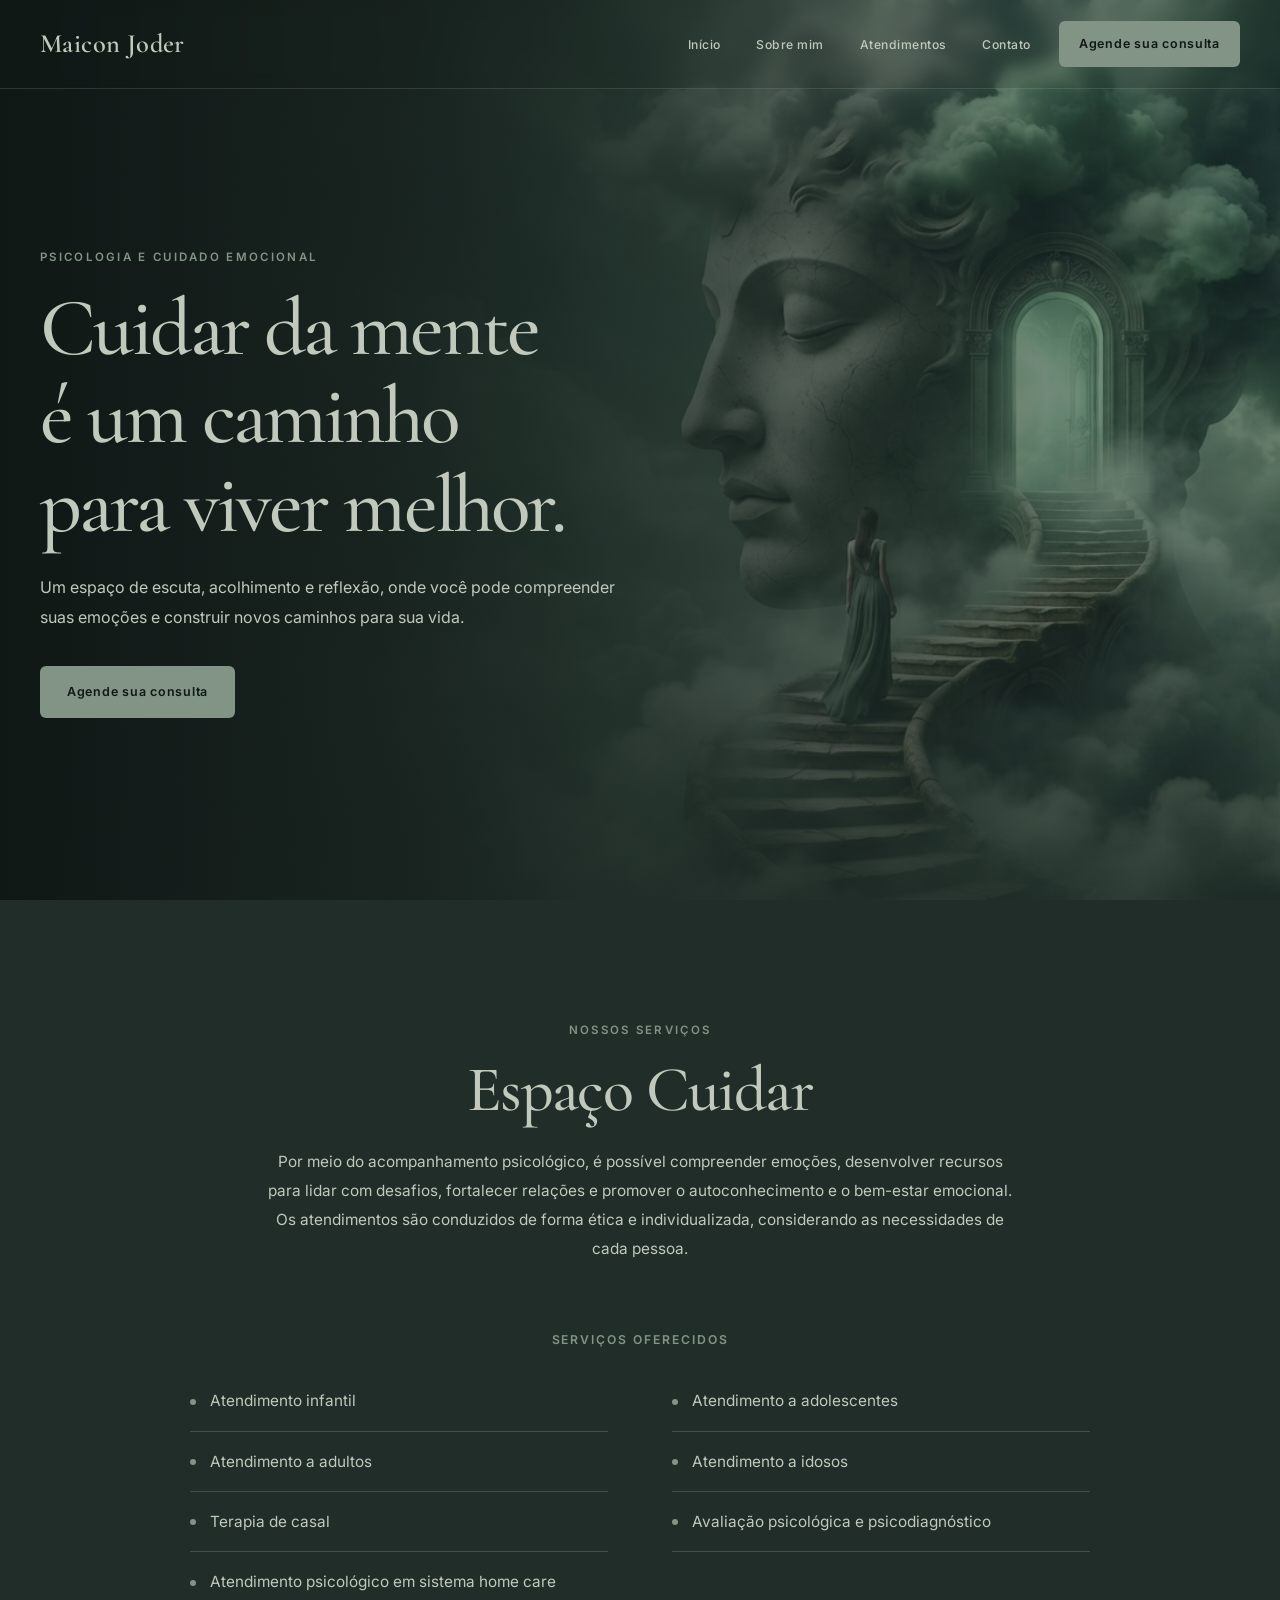
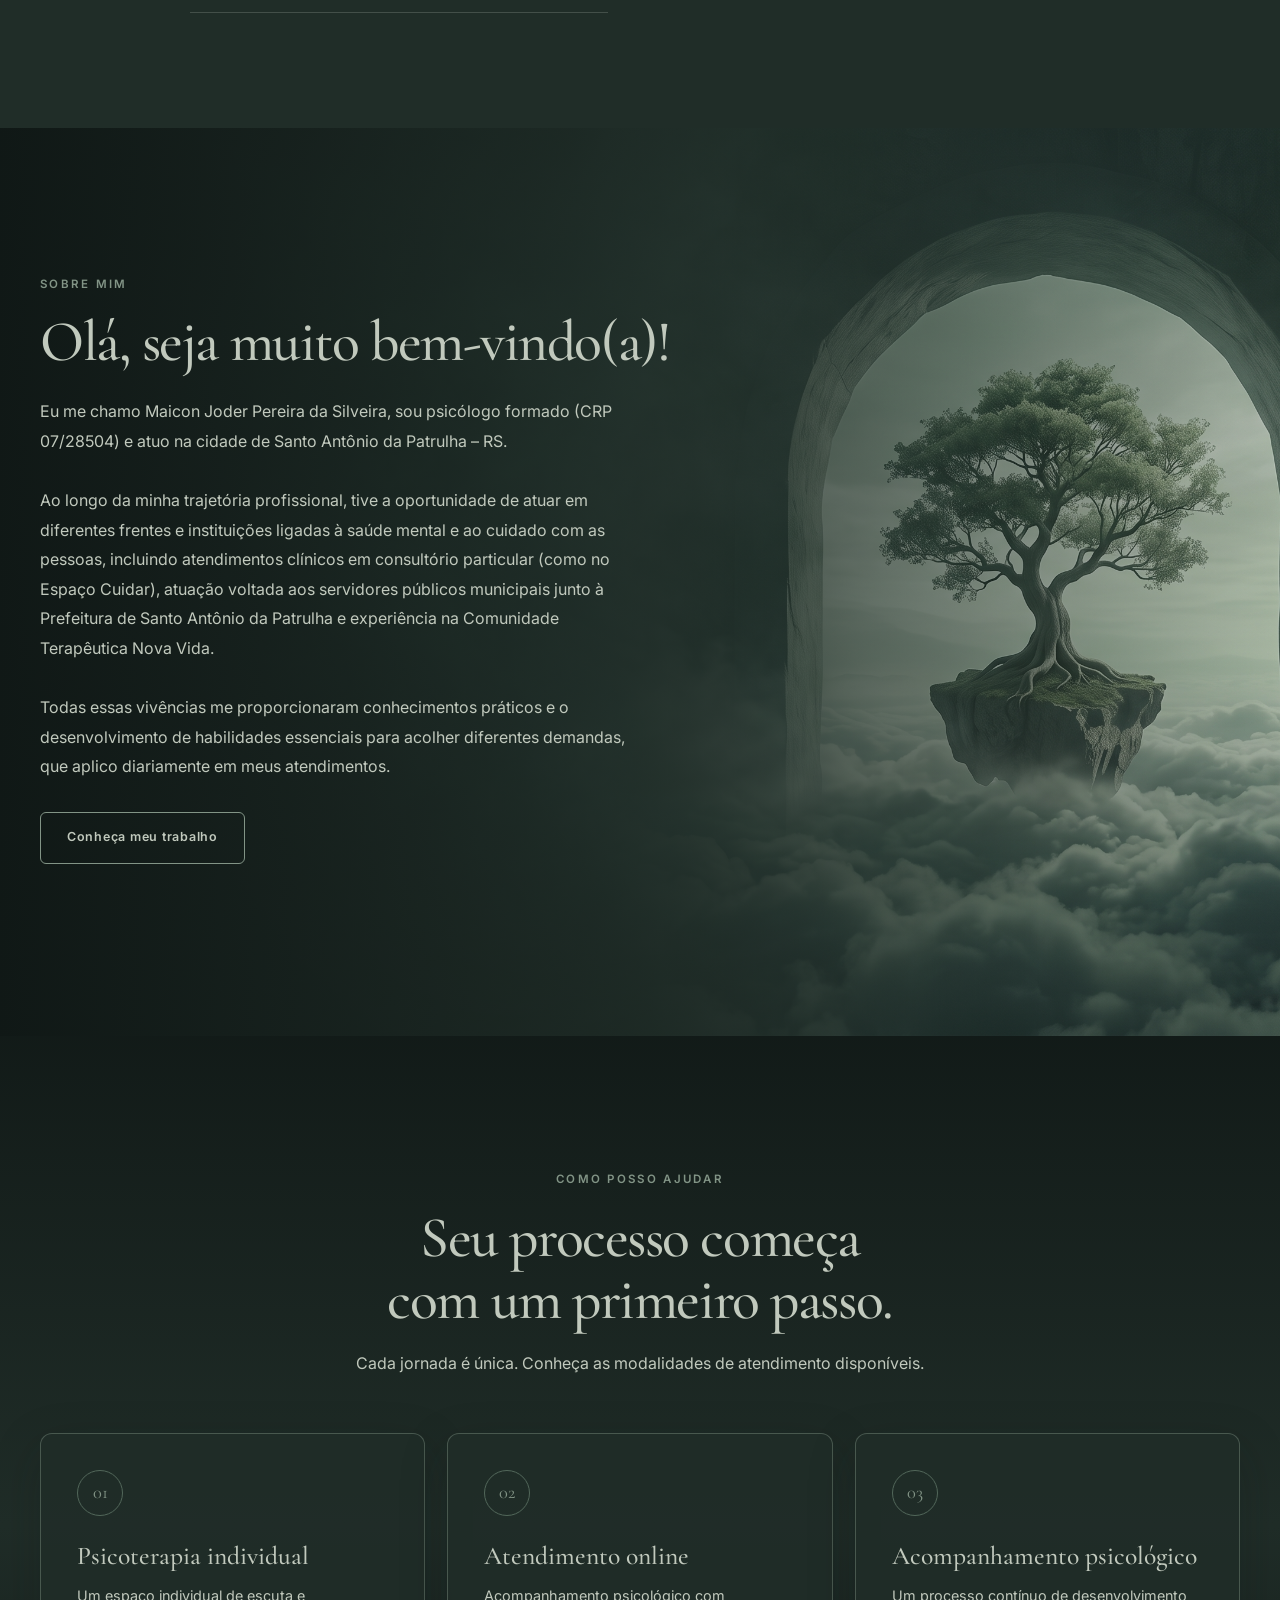
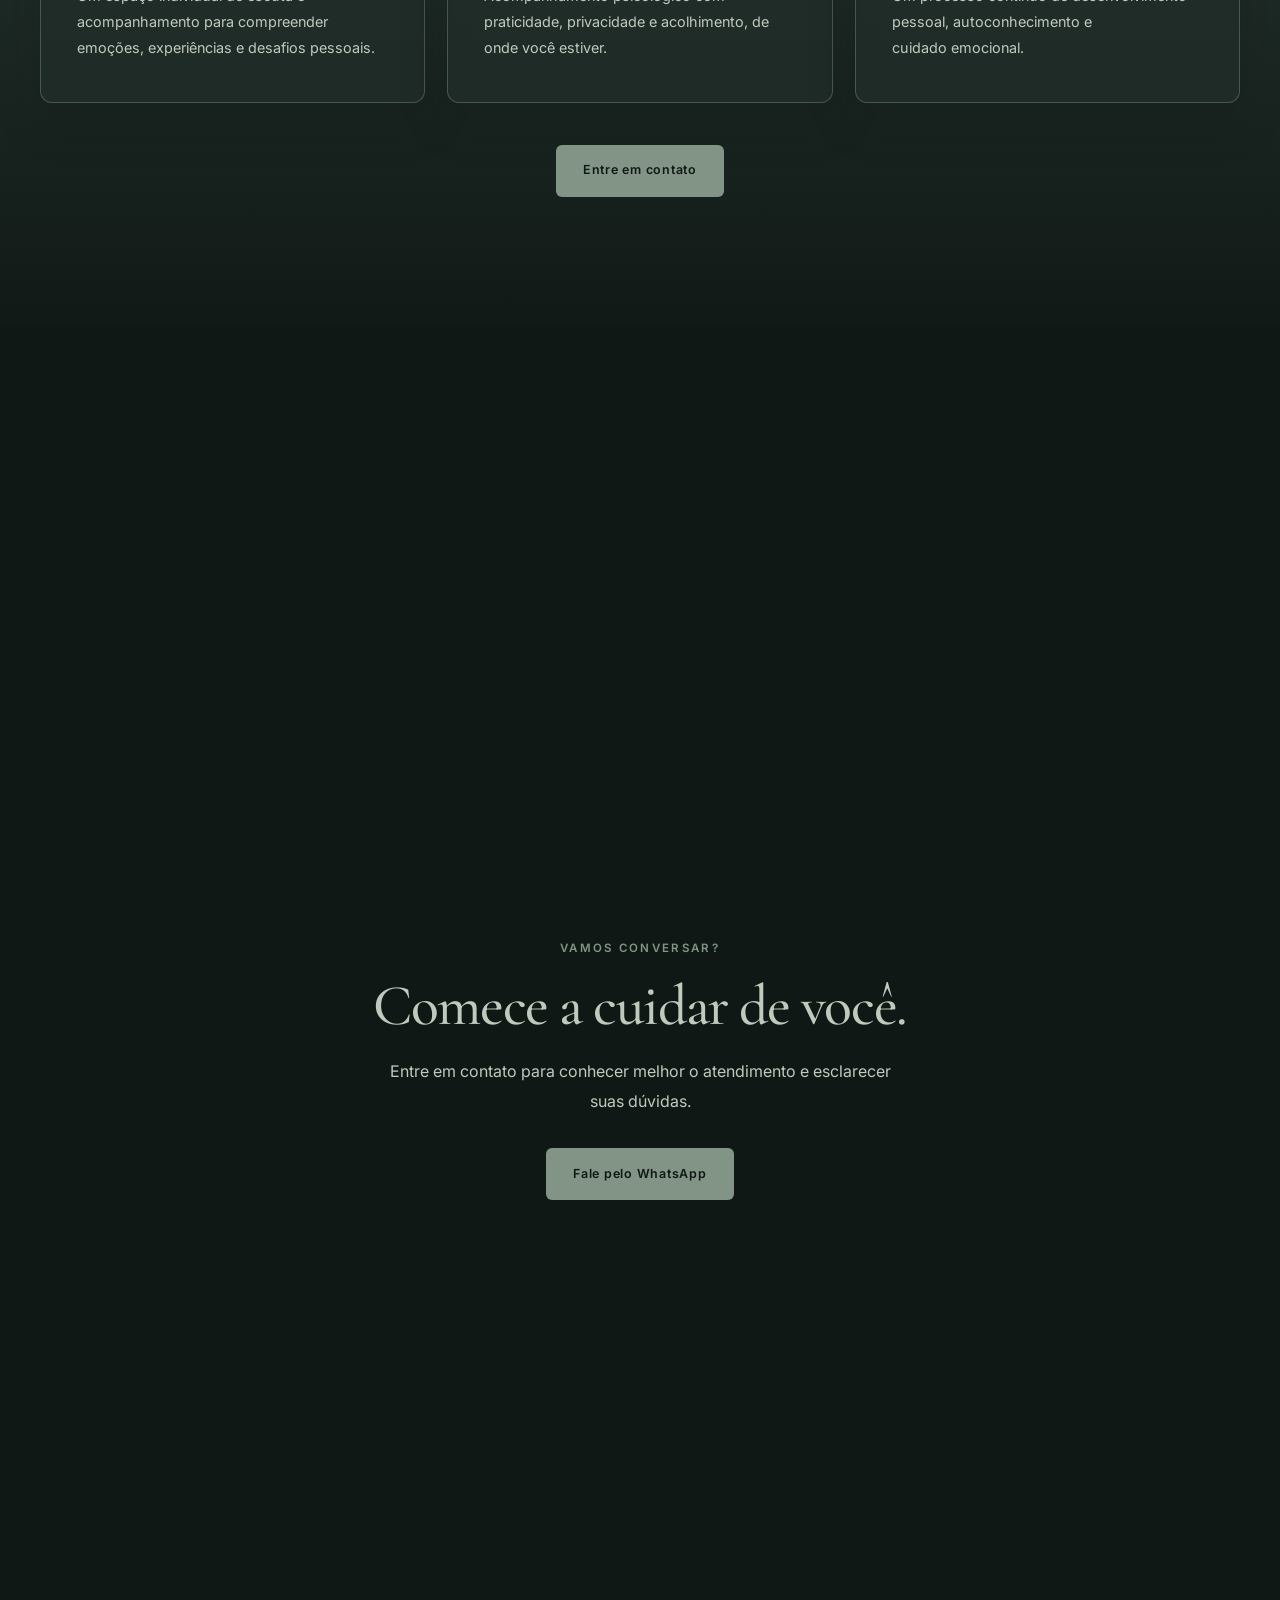
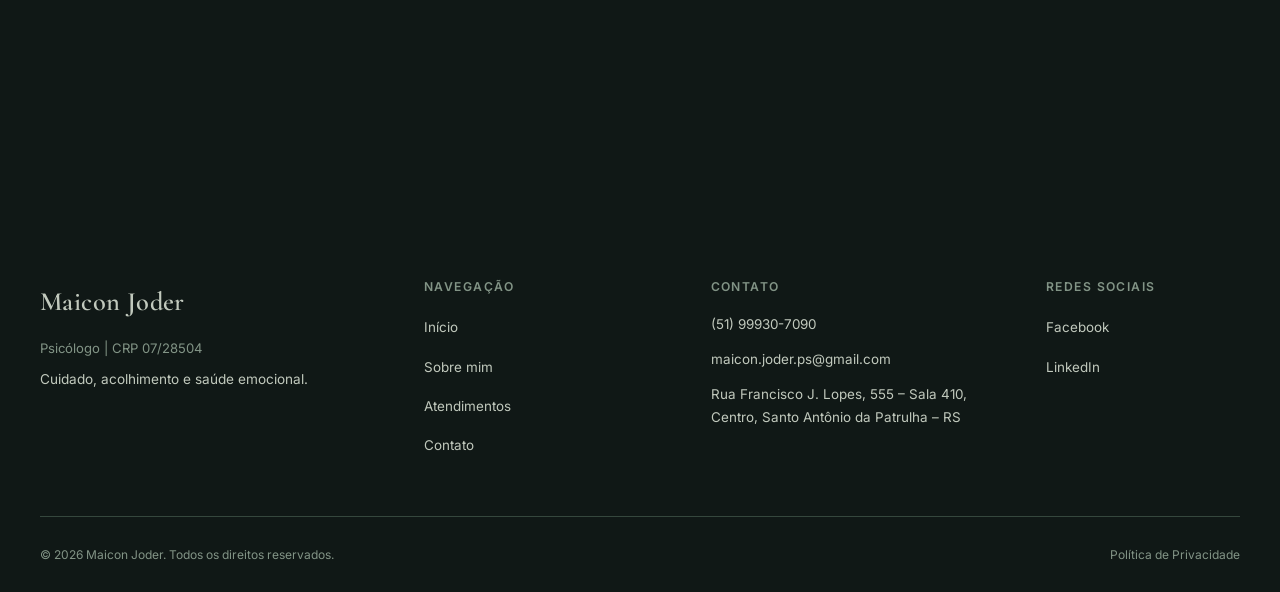
<file: index.html>
<!DOCTYPE html>
<html lang="pt-BR">

<head>
    <meta charset="UTF-8">
    <meta name="viewport" content="width=device-width, initial-scale=1.0">

    <meta name="description"
        content="Atendimento psicológico humanizado. Um espaço de acolhimento, escuta e transformação.">

    <meta name="theme-color" content="#F5F1EA">
    <link rel="icon" href="images/ico.ico" type="image/x-icon">

    <title>Psicologia | Acolhimento e Bem-estar</title>

    <link rel="stylesheet" href="css/style.css">
    <script src="js/script.js" defer></script>
</head>

<body>

    <!-- =====================================
         HEADER - CABEÇALHO
    ====================================== -->

    <header class="header" id="inicio">

        <div class="header__container">

            <a href="#inicio" class="header__logo" aria-label="Página inicial">
                Maicon Joder
            </a>

            <nav class="header__nav" aria-label="Navegação principal">

                <ul class="header__menu">
                    <li><a href="#inicio">Início</a></li>
                    <li><a href="#sobre">Sobre mim</a></li>
                    <li><a href="#atendimentos">Atendimentos</a></li>
                    <li><a href="#contato">Contato</a></li>
                </ul>

            </nav>

            <a href="#contato" class="header__button">
                Agende sua consulta
            </a>

            <!-- Menu mobile: implementar interação com JavaScript -->
            <button class="header__mobile-button" type="button" aria-label="Abrir menu de navegação"
                aria-expanded="false" aria-controls="mobile-menu">

                <span></span>
                <span></span>
                <span></span>

            </button>

        </div>

        <!-- Menu alternativo para dispositivos móveis -->
        <nav class="mobile-menu" id="mobile-menu" aria-label="Navegação mobile" hidden>

            <ul>
                <li><a href="#inicio">Início</a></li>
                <li><a href="#sobre">Sobre mim</a></li>
                <li><a href="#atendimentos">Atendimentos</a></li>
                <li><a href="#contato">Contato</a></li>
            </ul>

            <a href="#contato" class="mobile-menu__button">
                Agende sua consulta
            </a>

        </nav>

    </header>


    <!-- =====================================
         MAIN - CONTEÚDO PRINCIPAL
    ====================================== -->

    <main>

        <!-- =================================
             SECTION 01 - HERO
        ================================== -->

        <section class="hero section-image" id="hero">

            <!-- Imagem de fundo 16:9 -->
            <div class="hero__background" role="img" aria-label="Imagem representativa de acolhimento e bem-estar">
            </div>

            <div class="hero__overlay"></div>

            <div class="hero__container">

                <div class="hero__content">

                    <span class="hero__eyebrow">
                        Psicologia e cuidado emocional
                    </span>

                    <h1 class="hero__title">
                        Cuidar da mente é um caminho para viver melhor.
                    </h1>

                    <p class="hero__description">
                        Um espaço de escuta, acolhimento e reflexão,
                        onde você pode compreender suas emoções e
                        construir novos caminhos para sua vida.
                    </p>

                    <a href="#contato" class="button button--primary">
                        Agende sua consulta
                    </a>

                </div>

            </div>

        </section>


        <!-- =================================
             SECTION 02 - 
            
        ================================== -->

        <section class="services-info" id="servicos" aria-labelledby="services-info-title">
            <div class="services-info__container">

                <div class="services-info__intro">
                    <span class="services-info__eyebrow">Nossos serviços</span>

                    <h2 class="services-info__title" id="services-info-title">
                        Espaço Cuidar
                    </h2>

                    <p class="services-info__description">
                        Por meio do acompanhamento psicológico, é possível compreender emoções, desenvolver recursos para lidar com desafios,
                        fortalecer relações e promover o autoconhecimento e o bem-estar
                        emocional. Os atendimentos são conduzidos de forma ética e
                        individualizada, considerando as necessidades de cada pessoa.
                    </p>

                </div>

                <div class="services-info__list-wrapper">
                    <h3 class="services-info__list-title">Serviços oferecidos</h3>

                    <ul class="services-info__list">
                        <li class="services-info__item">Atendimento infantil</li>
                        <li class="services-info__item">Atendimento a adolescentes</li>
                        <li class="services-info__item">Atendimento a adultos</li>
                        <li class="services-info__item">Atendimento a idosos</li>
                        <li class="services-info__item">Terapia de casal</li>
                        <li class="services-info__item">Avaliação psicológica e psicodiagnóstico</li>
                        <li class="services-info__item">Atendimento psicológico em sistema home care</li>
                    </ul>
                </div>

            </div>
        </section>


        <!-- =================================
             SECTION 03 - SOBRE O PSICÓLOGO
        ================================== -->

        <section class="about section-image" id="sobre">

            <!-- Imagem de fundo 16:9 -->
            <div class="about__background" role="img" aria-label="Ambiente tranquilo e acolhedor">
            </div>

            <div class="about__overlay"></div>

            <div class="about__container">

                <div class="about__content">

                    <span class="about__eyebrow">
                        Sobre mim
                    </span>

                    <h2 class="about__title">
                        Olá, seja muito bem-vindo(a)!
                    </h2>

                    <p class="about__description">
                        Eu me chamo Maicon Joder Pereira da Silveira, sou psicólogo formado (CRP 07/28504) e atuo na
                        cidade de Santo Antônio da Patrulha – RS.

                        <br><br>

                        Ao longo da minha trajetória profissional, tive a oportunidade de atuar em diferentes frentes e
                        instituições ligadas à saúde mental e ao cuidado com as pessoas, incluindo atendimentos clínicos
                        em consultório particular (como no Espaço Cuidar), atuação voltada aos servidores públicos
                        municipais junto à Prefeitura de Santo Antônio da Patrulha e experiência na Comunidade
                        Terapêutica Nova Vida.

                        <br><br>
                        Todas essas vivências me proporcionaram conhecimentos práticos e o desenvolvimento de
                        habilidades essenciais para acolher diferentes demandas, que aplico diariamente em meus
                        atendimentos.

                        <br><br>

                        <a href="#contato" class="button button--secondary">
                            Conheça meu trabalho
                        </a>

                </div>

            </div>

        </section>

        <!-- =================================
             SECTION 03 - ATENDIMENTOS
        ================================== -->

        <section class="services section-image" id="atendimentos">

            <!-- Imagem de fundo 16:9 -->
            <div class="services__background" role="img" aria-label="Imagem de natureza que transmite tranquilidade">
            </div>

            <div class="services__overlay"></div>

            <div class="services__container">

                <div class="services__header">

                    <span class="services__eyebrow">
                        Como posso ajudar
                    </span>

                    <h2 class="services__title">
                        Seu processo começa com um primeiro passo.
                    </h2>

                    <p class="services__description">
                        Cada jornada é única. Conheça as modalidades
                        de atendimento disponíveis.
                    </p>

                </div>

                <div class="services__grid">

                    <!-- Card 01 -->
                    <article class="service-card">

                        <div class="service-card__icon" aria-hidden="true">
                            <span>01</span>
                        </div>

                        <h3 class="service-card__title">
                            Psicoterapia individual
                        </h3>

                        <p class="service-card__description">
                            Um espaço individual de escuta e
                            acompanhamento para compreender emoções,
                            experiências e desafios pessoais.
                        </p>

                    </article>


                    <!-- Card 02 -->
                    <article class="service-card">

                        <div class="service-card__icon" aria-hidden="true">
                            <span>02</span>
                        </div>

                        <h3 class="service-card__title">
                            Atendimento online
                        </h3>

                        <p class="service-card__description">
                            Acompanhamento psicológico com praticidade,
                            privacidade e acolhimento, de onde você estiver.
                        </p>

                    </article>


                    <!-- Card 03 -->
                    <article class="service-card">

                        <div class="service-card__icon" aria-hidden="true">
                            <span>03</span>
                        </div>

                        <h3 class="service-card__title">
                            Acompanhamento psicológico
                        </h3>

                        <p class="service-card__description">
                            Um processo contínuo de desenvolvimento
                            pessoal, autoconhecimento e cuidado emocional.
                        </p>

                    </article>

                </div>

                <div class="services__action">

                    <a href="https://wa.me/+5551999307090" class="button button--contact" target="_blank"
                        rel="noopener noreferrer" class="button button--primary">
                        Entre em contato
                    </a>

                </div>

            </div>

        </section>

        <section>
            <div class="transitionimage"></div>
        </section>

        <!-- =================================
             SECTION 04 - CONTATO
        ================================== -->

        <section class="contact" id="contato">

            <div class="contact__container">

                <div class="contact__content">

                    <span class="contact__eyebrow">
                        Vamos conversar?
                    </span>

                    <h2 class="contact__title">
                        Comece a cuidar de você.
                    </h2>

                    <p class="contact__description">
                        Entre em contato para conhecer melhor
                        o atendimento e esclarecer suas dúvidas.
                    </p>

                    <a href="https://wa.me/+5551999307090" class="button button--contact" target="_blank"
                        rel="noopener noreferrer">

                        Fale pelo WhatsApp

                    </a>

                </div>

            </div>

        </section>

        <section>
            <div class="interimage"></div>
        </section>

    </main>


    <!-- =====================================
         FOOTER - RODAPÉ
    ====================================== -->

    <footer class="footer">

        <div class="footer__container">

            <!-- Identificação profissional -->
            <div class="footer__brand">

                <a href="#inicio" class="footer__logo">
                    Maicon Joder
                </a>

                <p class="footer__registration">
                    Psicólogo | CRP 07/28504
                </p>

                <p class="footer__tagline">
                    Cuidado, acolhimento e saúde emocional.
                </p>

            </div>


            <!-- Navegação -->
            <div class="footer__navigation">

                <h3 class="footer__heading">
                    Navegação
                </h3>

                <ul>
                    <li><a href="#inicio">Início</a></li>
                    <li><a href="#sobre">Sobre mim</a></li>
                    <li><a href="#atendimentos">Atendimentos</a></li>
                    <li><a href="#contato">Contato</a></li>
                </ul>

            </div>


            <!-- Contato -->
            <div class="footer__contact">

                <h3 class="footer__heading">
                    Contato
                </h3>

                <ul>
                    <li>
                        <a href="tel:+5551999307090">
                            (51) 99930-7090

                        </a>
                    </li>

                    <li>
                        <a href="mailto:maicon.joder.ps@gmail.com">
                            maicon.joder.ps@gmail.com
                        </a>
                    </li>

                    <li>
                        Rua Francisco J. Lopes, 555 – Sala 410, Centro, Santo Antônio da Patrulha – RS
                    </li>
                </ul>

            </div>


            <!-- Redes sociais -->
            <div class="footer__social">

                <h3 class="footer__heading">
                    Redes sociais
                </h3>

                <ul>
                    <li>
                        <a href="https://www.facebook.com/p/Espa%C3%A7o-Cuidar-100063703406092" target="_blank"
                            rel="noopener noreferrer">
                            Facebook
                        </a>
                    </li>

                    <li>
                        <a href="https://www.linkedin.com/in/maicon-joder-pereira-da-silveira-351394152/"
                            target="_blank" rel="noopener noreferrer">
                            LinkedIn
                        </a>
                    </li>
                </ul>

            </div>

        </div>


        <!-- Direitos autorais -->
        <div class="footer__bottom">

            <p>
                © <span id="copyright-year"></span> Maicon Joder. Todos os direitos reservados.
            </p>

            <a href="politica.html" class="footer__privacy-policy" target="_blank">
                Política de Privacidade
            </a>

        </div>

    </footer>

    <script>
        document.getElementById('copyright-year').textContent = new Date().getFullYear();
    </script>
    <script src="js/script.js" defer></script>
</body>

</html>
</file>
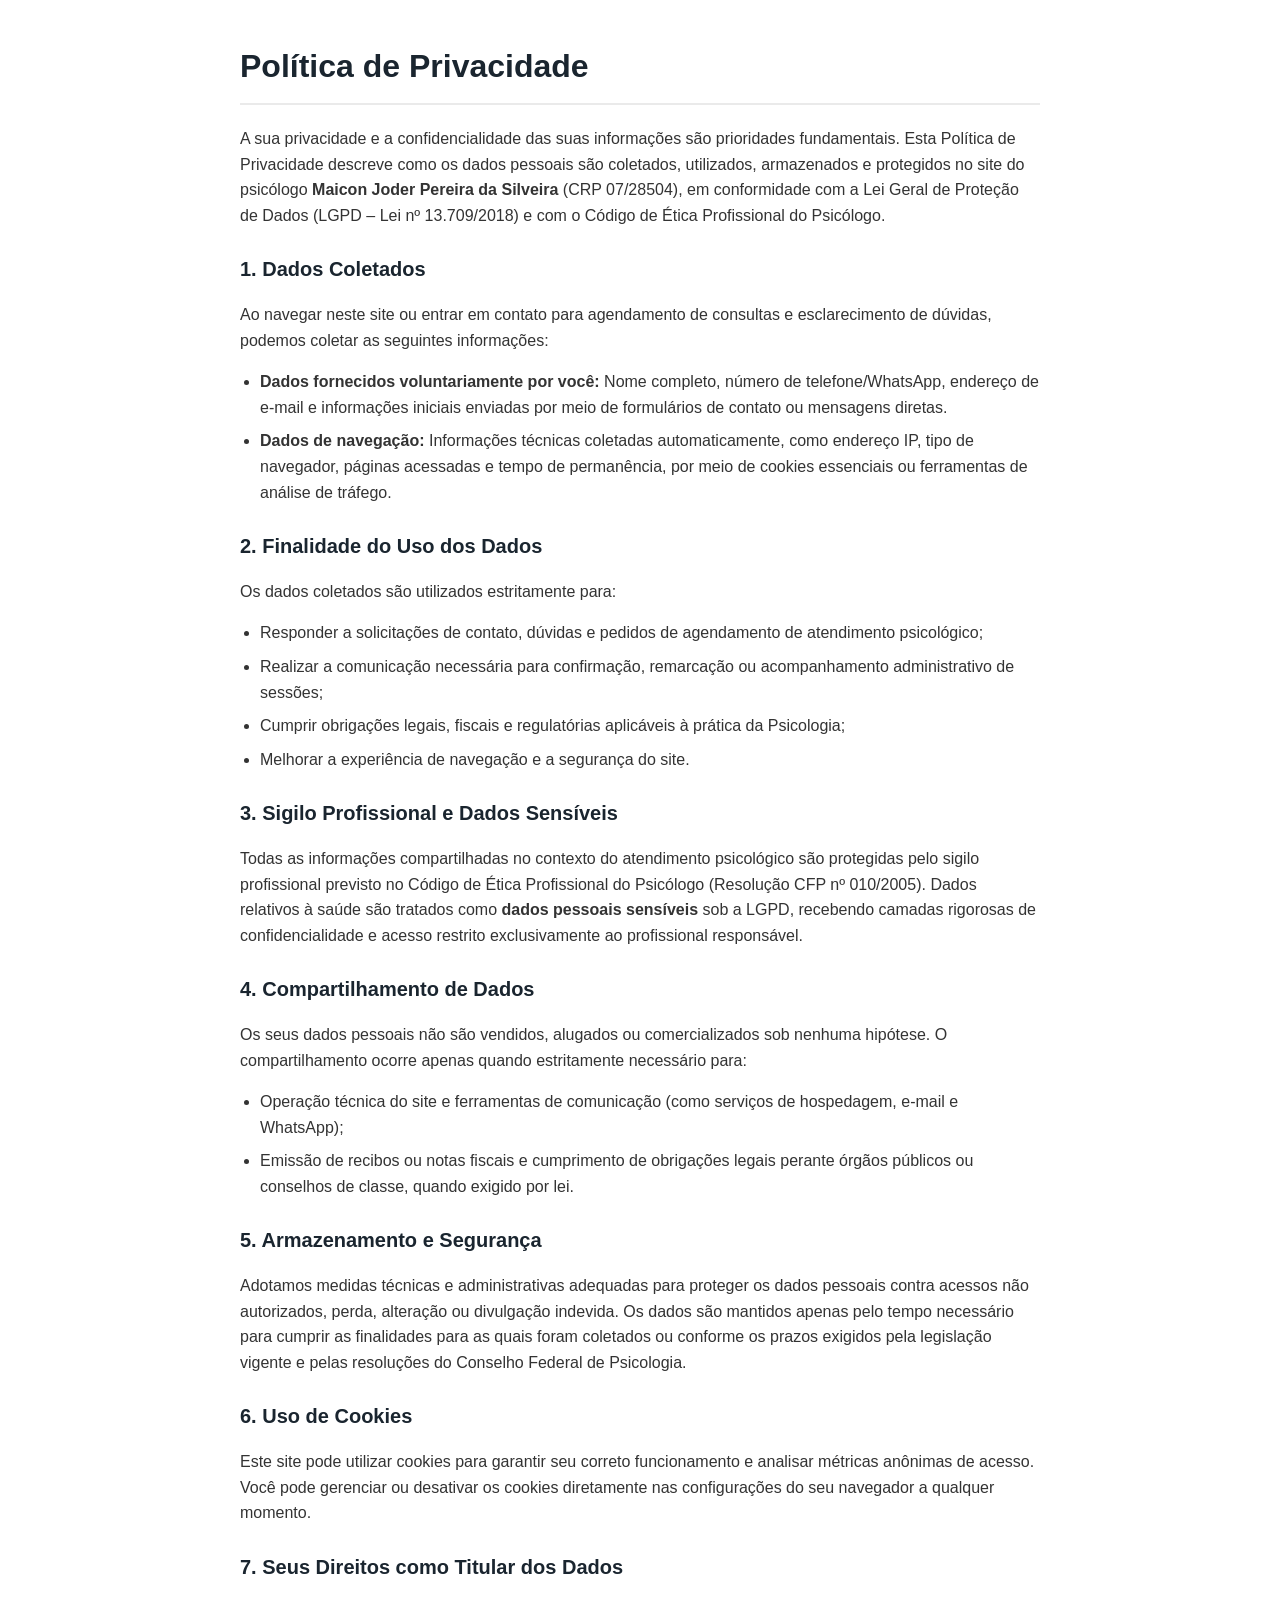
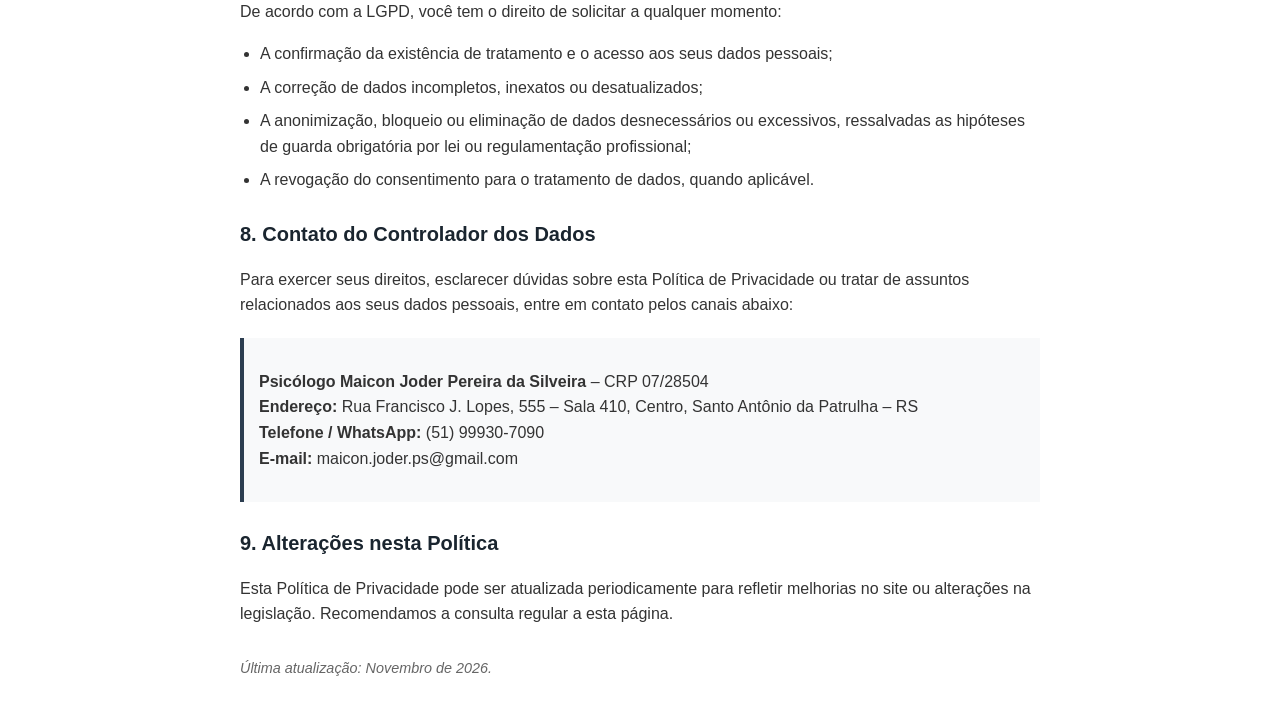
<file: politica.html>
<!DOCTYPE html>
<html lang="pt-BR">
<head>
    <meta charset="UTF-8">
    <meta name="viewport" content="width=device-width, initial-scale=1.0">
    <title>Política de Privacidade - Psicólogo Maicon Joder Pereira da Silveira</title>
    <style>
        body {
            font-family: -apple-system, BlinkMacSystemFont, "Segoe UI", Roboto, Helvetica, Arial, sans-serif;
            line-height: 1.6;
            color: #333;
            max-width: 800px;
            margin: 0 auto;
            padding: 20px;
        }
        h1, h2 {
            color: #1a252f;
        }
        h1 {
            border-bottom: 2px solid #eaeaea;
            padding-bottom: 10px;
        }
        h2 {
            margin-top: 25px;
            font-size: 1.25em;
        }
        ul {
            padding-left: 20px;
        }
        li {
            margin-bottom: 8px;
        }
        .contact-box {
            background-color: #f8f9fa;
            border-left: 4px solid #2c3e50;
            padding: 15px;
            margin-top: 20px;
        }
        .footer-date {
            margin-top: 30px;
            font-size: 0.9em;
            color: #666;
        }
    </style>
</head>
<body>

    <h1>Política de Privacidade</h1>

    <p>A sua privacidade e a confidencialidade das suas informações são prioridades fundamentais. Esta Política de Privacidade descreve como os dados pessoais são coletados, utilizados, armazenados e protegidos no site do psicólogo <strong>Maicon Joder Pereira da Silveira</strong> (CRP 07/28504), em conformidade com a Lei Geral de Proteção de Dados (LGPD – Lei nº 13.709/2018) e com o Código de Ética Profissional do Psicólogo.</p>

    <h2>1. Dados Coletados</h2>
    <p>Ao navegar neste site ou entrar em contato para agendamento de consultas e esclarecimento de dúvidas, podemos coletar as seguintes informações:</p>
    <ul>
        <li><strong>Dados fornecidos voluntariamente por você:</strong> Nome completo, número de telefone/WhatsApp, endereço de e-mail e informações iniciais enviadas por meio de formulários de contato ou mensagens diretas.</li>
        <li><strong>Dados de navegação:</strong> Informações técnicas coletadas automaticamente, como endereço IP, tipo de navegador, páginas acessadas e tempo de permanência, por meio de cookies essenciais ou ferramentas de análise de tráfego.</li>
    </ul>

    <h2>2. Finalidade do Uso dos Dados</h2>
    <p>Os dados coletados são utilizados estritamente para:</p>
    <ul>
        <li>Responder a solicitações de contato, dúvidas e pedidos de agendamento de atendimento psicológico;</li>
        <li>Realizar a comunicação necessária para confirmação, remarcação ou acompanhamento administrativo de sessões;</li>
        <li>Cumprir obrigações legais, fiscais e regulatórias aplicáveis à prática da Psicologia;</li>
        <li>Melhorar a experiência de navegação e a segurança do site.</li>
    </ul>

    <h2>3. Sigilo Profissional e Dados Sensíveis</h2>
    <p>Todas as informações compartilhadas no contexto do atendimento psicológico são protegidas pelo sigilo profissional previsto no Código de Ética Profissional do Psicólogo (Resolução CFP nº 010/2005). Dados relativos à saúde são tratados como <strong>dados pessoais sensíveis</strong> sob a LGPD, recebendo camadas rigorosas de confidencialidade e acesso restrito exclusivamente ao profissional responsável.</p>

    <h2>4. Compartilhamento de Dados</h2>
    <p>Os seus dados pessoais não são vendidos, alugados ou comercializados sob nenhuma hipótese. O compartilhamento ocorre apenas quando estritamente necessário para:</p>
    <ul>
        <li>Operação técnica do site e ferramentas de comunicação (como serviços de hospedagem, e-mail e WhatsApp);</li>
        <li>Emissão de recibos ou notas fiscais e cumprimento de obrigações legais perante órgãos públicos ou conselhos de classe, quando exigido por lei.</li>
    </ul>

    <h2>5. Armazenamento e Segurança</h2>
    <p>Adotamos medidas técnicas e administrativas adequadas para proteger os dados pessoais contra acessos não autorizados, perda, alteração ou divulgação indevida. Os dados são mantidos apenas pelo tempo necessário para cumprir as finalidades para as quais foram coletados ou conforme os prazos exigidos pela legislação vigente e pelas resoluções do Conselho Federal de Psicologia.</p>

    <h2>6. Uso de Cookies</h2>
    <p>Este site pode utilizar cookies para garantir seu correto funcionamento e analisar métricas anônimas de acesso. Você pode gerenciar ou desativar os cookies diretamente nas configurações do seu navegador a qualquer momento.</p>

    <h2>7. Seus Direitos como Titular dos Dados</h2>
    <p>De acordo com a LGPD, você tem o direito de solicitar a qualquer momento:</p>
    <ul>
        <li>A confirmação da existência de tratamento e o acesso aos seus dados pessoais;</li>
        <li>A correção de dados incompletos, inexatos ou desatualizados;</li>
        <li>A anonimização, bloqueio ou eliminação de dados desnecessários ou excessivos, ressalvadas as hipóteses de guarda obrigatória por lei ou regulamentação profissional;</li>
        <li>A revogação do consentimento para o tratamento de dados, quando aplicável.</li>
    </ul>

    <h2>8. Contato do Controlador dos Dados</h2>
    <p>Para exercer seus direitos, esclarecer dúvidas sobre esta Política de Privacidade ou tratar de assuntos relacionados aos seus dados pessoais, entre em contato pelos canais abaixo:</p>

    <div class="contact-box">
        <p><strong>Psicólogo Maicon Joder Pereira da Silveira</strong> – CRP 07/28504<br>
        <strong>Endereço:</strong> Rua Francisco J. Lopes, 555 – Sala 410, Centro, Santo Antônio da Patrulha – RS<br>
        <strong>Telefone / WhatsApp:</strong> (51) 99930-7090<br>
        <strong>E-mail:</strong> maicon.joder.ps@gmail.com</p>
    </div>

    <h2>9. Alterações nesta Política</h2>
    <p>Esta Política de Privacidade pode ser atualizada periodicamente para refletir melhorias no site ou alterações na legislação. Recomendamos a consulta regular a esta página.</p>

    <p class="footer-date"><em>Última atualização: Novembro de 2026.</em></p>

</body>
</html>
</file>
<file: css/style.css>
/* =========================================================
   LANDING PAGE | PSICOLOGIA
   Identidade cromática exclusiva: verdes e cinza esverdeado
   Arquivo: css/style.css
========================================================= */

/* 1. FONTES */
@import url('https://fonts.googleapis.com/css2?family=Cormorant+Garamond:wght@400;500;600;700&family=Inter:wght@400;500;600;700&display=swap');

/* 2. VARIÁVEIS */
:root {
    --color-deepest: #101816;
    --color-deep: #202D28;
    --color-moss: #35473D;
    --color-medium: #52675A;
    --color-sage: #829486;
    --color-light: #C1C9BD;

    --font-heading: 'Cormorant Garamond', Georgia, serif;
    --font-body: 'Inter', Arial, sans-serif;

    --container-width: 1200px;
    --container-gutter: 24px;

    --radius-small: 6px;
    --radius-medium: 12px;
    --radius-large: 20px;

    --transition-fast: 180ms ease;
    --transition-base: 300ms ease;
    --transition-slow: 450ms ease;

    --shadow-soft: 0 16px 48px rgba(16, 24, 22, 0.22);
}

/* 3. RESET GLOBAL */
*,
*::before,
*::after {
    box-sizing: border-box;
}

html {
    scroll-behavior: smooth;
    scroll-padding-top: 88px;
    -webkit-text-size-adjust: 100%;
}

body {
    min-width: 320px;
    margin: 0;
    overflow-x: hidden;
    background: var(--color-deepest);
    color: var(--color-light);
    font-family: var(--font-body);
    font-size: 16px;
    line-height: 1.7;
    -webkit-font-smoothing: antialiased;
    text-rendering: optimizeLegibility;
}

img,
picture,
svg,
video {
    display: block;
    max-width: 100%;
}

button,
input,
textarea,
select {
    font: inherit;
}

button,
a {
    -webkit-tap-highlight-color: transparent;
}

a {
    color: inherit;
    text-decoration: none;
}

button {
    color: inherit;
}

ul,
ol {
    margin: 0;
    padding: 0;
    list-style: none;
}

h1,
h2,
h3,
p {
    margin-top: 0;
}

h1,
h2,
h3 {
    color: var(--color-light);
    font-family: var(--font-heading);
    font-weight: 500;
    line-height: 1.08;
    text-wrap: balance;
}

p {
    text-wrap: pretty;
}

::selection {
    background: var(--color-sage);
    color: var(--color-deepest);
}

/* 4. ESTILOS BASE E CONTAINERS */
.header__container,
.hero__container,
.about__container,
.services__container,
.contact__container,
.footer__container,
.footer__bottom {
    width: min(100% - (var(--container-gutter) * 2), var(--container-width));
    margin-inline: auto;
}

section[id] {
    scroll-margin-top: 80px;
}

.section-image {
    position: relative;
    isolation: isolate;
    display: flex;
    align-items: center;
    min-height: 70svh;
    overflow: hidden;
    background-color: var(--color-deep);
}

.section-image > [class$="__background"],
.section-image > [class$="__overlay"] {
    position: absolute;
    inset: 0;
    pointer-events: none;
}

.section-image > [class$="__background"] {
    z-index: -2;
    background-repeat: no-repeat;
    background-position: center;
    background-size: cover;
}

.section-image > [class$="__overlay"] {
    z-index: -1;
}

/* 5. TIPOGRAFIA */
.hero__eyebrow,
.about__eyebrow,
.services__eyebrow,
.contact__eyebrow {
    display: inline-block;
    margin-bottom: 18px;
    color: var(--color-sage);
    font-size: 0.72rem;
    font-weight: 600;
    letter-spacing: 0.2em;
    line-height: 1.5;
    text-transform: uppercase;
}

.hero__title {
    max-width: 780px;
    margin-bottom: 24px;
    font-size: clamp(3rem, 6.4vw, 6.2rem);
    letter-spacing: -0.035em;
}

.about__title,
.services__title,
.contact__title {
    font-size: clamp(2.5rem, 4.5vw, 4.6rem);
    letter-spacing: -0.025em;
}

.hero__description,
.about__description,
.services__description,
.contact__description {
    color: var(--color-light);
    font-size: clamp(0.96rem, 1.25vw, 1.1rem);
    line-height: 1.85;
}

/* 6. BOTÕES */
.button,
.header__button,
.mobile-menu__button {
    display: inline-flex;
    min-height: 52px;
    align-items: center;
    justify-content: center;
    padding: 14px 26px;
    border: 1px solid transparent;
    border-radius: var(--radius-small);
    cursor: pointer;
    font-size: 0.78rem;
    font-weight: 600;
    letter-spacing: 0.06em;
    line-height: 1.3;
    text-align: center;
    transition:
        color var(--transition-base),
        background-color var(--transition-base),
        border-color var(--transition-base),
        transform var(--transition-base);
}

.button:hover,
.header__button:hover,
.mobile-menu__button:hover {
    transform: translateY(-2px);
}

.button:active,
.header__button:active,
.mobile-menu__button:active {
    transform: translateY(0);
}

.button--primary,
.header__button,
.mobile-menu__button {
    background: var(--color-sage);
    color: var(--color-deepest);
}

.button--primary:hover,
.header__button:hover,
.mobile-menu__button:hover {
    background: var(--color-light);
    color: var(--color-deepest);
}

.button--secondary {
    border-color: var(--color-sage);
    background: transparent;
    color: var(--color-light);
}

.button--secondary:hover {
    background: var(--color-sage);
    color: var(--color-deepest);
}

.button--contact {
    background: var(--color-sage);
    color: var(--color-deepest);
}

.button--contact:hover {
    background: var(--color-light);
    color: var(--color-deepest);
}

/* 7. HEADER */
.header {
    position: absolute;
    z-index: 20;
    top: 0;
    left: 0;
    width: 100%;
    border-bottom: 1px solid rgba(193, 201, 189, 0.16);
    background: rgba(16, 24, 22, 0.12);
    backdrop-filter: blur(8px);
    -webkit-backdrop-filter: blur(8px);
}

.header__container {
    display: flex;
    min-height: 88px;
    align-items: center;
    justify-content: space-between;
    gap: 28px;
}

.header__logo,
.footer__logo {
    flex-shrink: 0;
    color: var(--color-light);
    font-family: var(--font-heading);
    font-size: 1.65rem;
    font-weight: 600;
    letter-spacing: 0.015em;
}

.header__nav {
    margin-left: auto;
}

.header__menu {
    display: flex;
    align-items: center;
    gap: clamp(18px, 2.8vw, 38px);
}

.header__menu a,
.mobile-menu a:not(.mobile-menu__button) {
    color: var(--color-light);
    font-size: 0.76rem;
    font-weight: 500;
    letter-spacing: 0.04em;
    transition: color var(--transition-fast);
}

.header__menu a:hover,
.mobile-menu a:not(.mobile-menu__button):hover {
    color: var(--color-sage);
}

.header__button {
    min-height: 46px;
    padding: 12px 19px;
    white-space: nowrap;
}

.header__mobile-button {
    display: none;
    width: 46px;
    height: 46px;
    flex: 0 0 46px;
    flex-direction: column;
    align-items: center;
    justify-content: center;
    gap: 6px;
    border: 1px solid var(--color-medium);
    border-radius: var(--radius-small);
    background: var(--color-deep);
    cursor: pointer;
}

.header__mobile-button span {
    display: block;
    width: 19px;
    height: 1.5px;
    border-radius: 2px;
    background: var(--color-light);
    transition: transform var(--transition-base);
}

/* O atributo hidden deve continuar ocultando o menu sem JavaScript. */
.mobile-menu[hidden] {
    display: none !important;
}

.mobile-menu:not([hidden]) {
    display: flex;
}

.mobile-menu {
    flex-direction: column;
    gap: 22px;
    padding: 22px var(--container-gutter) 28px;
    border-top: 1px solid rgba(193, 201, 189, 0.14);
    background: var(--color-deepest);
}

.mobile-menu ul {
    display: grid;
    gap: 18px;
}

.mobile-menu a:not(.mobile-menu__button) {
    display: inline-block;
    padding-block: 4px;
    font-size: 0.9rem;
}

.mobile-menu__button {
    align-self: flex-start;
}

/* 8. HERO */
.hero {
    min-height: 100svh;
    padding-block: 150px 90px;
    background-color: var(--color-deepest);
}

.hero__background {
    background-image: url("../images/imgheader.jpg");
    background-position: center 45%;
}

.hero__overlay {
    background:
        linear-gradient(
            90deg,
            rgba(16, 24, 22, 0.94) 0%,
            rgba(32, 45, 40, 0.78) 48%,
            rgba(32, 45, 40, 0.22) 100%
        ),
        linear-gradient(
            0deg,
            rgba(16, 24, 22, 0.34),
            rgba(16, 24, 22, 0.12)
        );
}

.hero__content {
    max-width: 790px;
}

.hero__description {
    max-width: 590px;
    margin-bottom: 34px;
}

/* 9. ABOUT */
.about {
    min-height: 78svh;
    padding-block: clamp(88px, 11vw, 150px);
}

.about__background {
    background-image: url("../images/imgbody.jpg");
    background-position: center 48%;
}

.about__overlay {
    background:
        linear-gradient(
            90deg,
            rgba(16, 24, 22, 0.94) 0%,
            rgba(32, 45, 40, 0.82) 52%,
            rgba(32, 45, 40, 0.28) 100%
        );
}

.about__content {
    max-width: 690px;
}

.about__title {
    max-width: 650px;
    margin-bottom: 24px;
}

.about__description {
    max-width: 590px;
    margin-bottom: 32px;
}

/* 10. SERVICES */
.services {
    min-height: 78svh;
    padding-block: clamp(88px, 10vw, 138px);
}

.services__background {
    /*background-image: url("../images/imgfooter.jpg");*/
    background-position: center;
}

.services__overlay {
    background:
        linear-gradient(
            180deg,
            rgba(16, 24, 22, 0.88) 0%,
            rgba(32, 45, 40, 0.86) 55%,
            rgba(16, 24, 22, 0.94) 100%
        );
}

.services__container {
    position: relative;
}

.services__header {
    max-width: 760px;
    margin: 0 auto 54px;
    text-align: center;
}

.services__title {
    margin-bottom: 18px;
}

.services__description {
    max-width: 580px;
    margin: 0 auto;
}

.services__grid {
    display: grid;
    grid-template-columns: repeat(3, minmax(0, 1fr));
    gap: 22px;
}

.service-card {
    display: flex;
    min-height: 270px;
    flex-direction: column;
    padding: clamp(25px, 3vw, 36px);
    border: 1px solid rgba(130, 148, 134, 0.42);
    border-radius: var(--radius-medium);
    background: rgba(32, 45, 40, 0.88);
    box-shadow: var(--shadow-soft);
    transition:
        transform var(--transition-base),
        border-color var(--transition-base),
        background-color var(--transition-base);
}

.service-card:hover {
    transform: translateY(-6px);
    border-color: var(--color-sage);
    background: rgba(53, 71, 61, 0.96);
}

.service-card__icon {
    display: flex;
    width: 46px;
    height: 46px;
    align-items: center;
    justify-content: center;
    margin-bottom: 26px;
    border: 1px solid var(--color-medium);
    border-radius: 50%;
    color: var(--color-sage);
    font-family: var(--font-heading);
    font-size: 1.15rem;
}

.service-card__title {
    margin-bottom: 14px;
    font-size: clamp(1.55rem, 2vw, 1.9rem);
}

.service-card__description {
    margin-bottom: 0;
    color: var(--color-light);
    font-size: 0.9rem;
    line-height: 1.8;
}

.services__action {
    display: flex;
    justify-content: center;
    margin-top: 42px;
}










.services-info {
    position: relative;
    padding: clamp(76px, 9vw, 124px) 24px;
    overflow: hidden;
    background: var(--color-deep);
    color: var(--color-light);
}

.services-info__container {
    width: min(100%, 1040px);
    margin-inline: auto;
}

.services-info__intro {
    max-width: 790px;
    margin: 0 auto clamp(42px, 6vw, 68px);
    text-align: center;
}

.services-info__eyebrow {
    display: inline-block;
    margin-bottom: 16px;
    color: var(--color-sage);
    font-size: 0.72rem;
    font-weight: 600;
    letter-spacing: 0.2em;
    line-height: 1.5;
    text-transform: uppercase;
}

.services-info__title {
    margin-bottom: 22px;
    color: var(--color-light);
    font-family: var(--font-heading);
    font-size: clamp(2.6rem, 5vw, 4.3rem);
    font-weight: 500;
    letter-spacing: -0.025em;
    line-height: 1.08;
}

.services-info__description {
    max-width: 760px;
    margin: 0 auto;
    color: var(--color-light);
    font-size: clamp(0.95rem, 1.2vw, 1.06rem);
    line-height: 1.9;
}

.services-info__list-wrapper {
    max-width: 900px;
    margin-inline: auto;
}

.services-info__list-title {
    margin-bottom: 22px;
    color: var(--color-sage);
    font-family: var(--font-body);
    font-size: 0.76rem;
    font-weight: 600;
    letter-spacing: 0.16em;
    line-height: 1.5;
    text-align: center;
    text-transform: uppercase;
}

.services-info__list {
    display: grid;
    grid-template-columns: repeat(2, minmax(0, 1fr));
    column-gap: clamp(28px, 5vw, 72px);
    margin: 0;
    padding: 0;
    list-style: none;
}

.services-info__item {
    position: relative;
    padding: 17px 0 17px 20px;
    border-bottom: 1px solid rgba(193, 201, 189, 0.22);
    color: var(--color-light);
    font-size: 0.96rem;
    line-height: 1.65;
}

.services-info__item::before {
    position: absolute;
    top: 1.78em;
    left: 0;
    width: 6px;
    height: 6px;
    border-radius: 50%;
    background: var(--color-sage);
    content: "";
}

@media (max-width: 640px) {
    .services-info {
        padding: 68px 22px;
    }

    .services-info__intro {
        margin-bottom: 38px;
        text-align: left;
    }

    .services-info__description {
        line-height: 1.8;
    }

    .services-info__list-title {
        text-align: left;
    }

    .services-info__list {
        grid-template-columns: 1fr;
    }

    .services-info__item {
        padding-block: 15px;
        font-size: 0.93rem;
    }
}
/* 11. CONTACT */

.contact {
    padding-block: clamp(88px, 10vw, 136px);
    background-color: #101816;
    background-position: center;
    text-align: center;
}

.contact__container {
    display: flex;
    justify-content: center;
}

.contact__content {
    max-width: 720px;
}

.contact__title {
    margin-bottom: 20px;
}

.contact__description {
    max-width: 560px;
    margin: 0 auto 32px;
}

/* 12. IMAGEM TRANSIÇÃO*/

.interimage {
    background-image: url("../images/imgfooter.jpg");
    background-size: cover;
    background-attachment: fixed;
    background-position: center center;
    height: 30em;
    width: 100%;
    display: flex;
    justify-content: center;
    align-items: center;
}

.transitionimage {
    background-image: url("../images/imgespelho.jpg");
    background-size: cover;
    background-attachment: fixed;
    background-position: center center;
    height: 30em;
    width: 100%;
    display: flex;
    justify-content: center;
    align-items: center;
}

/* 12. FOOTER */
.footer {
    background: var(--color-deepest);
}

.footer__container {
    display: grid;
    grid-template-columns: 1.4fr 1fr 1.2fr 0.8fr;
    gap: 44px;
    padding-block: 72px 58px;
}

.footer__brand {
    max-width: 280px;
}

.footer__logo {
    display: inline-block;
    margin-bottom: 12px;
}

.footer__registration {
    margin-bottom: 8px;
    color: var(--color-sage);
    font-size: 0.82rem;
}

.footer__tagline {
    margin-bottom: 0;
    color: var(--color-light);
    font-size: 0.85rem;
    line-height: 1.8;
}

.footer__heading {
    margin-bottom: 20px;
    color: var(--color-sage);
    font-family: var(--font-body);
    font-size: 0.76rem;
    font-weight: 600;
    letter-spacing: 0.12em;
    text-transform: uppercase;
}

.footer__navigation ul,
.footer__contact ul,
.footer__social ul {
    display: grid;
    gap: 12px;
}

.footer__navigation a,
.footer__contact li,
.footer__social a {
    color: var(--color-light);
    font-size: 0.84rem;
    line-height: 1.7;
    overflow-wrap: anywhere;
    transition: color var(--transition-fast);
}

.footer__navigation a:hover,
.footer__contact a:hover,
.footer__social a:hover {
    color: var(--color-sage);
}

.footer__bottom {
    display: flex;
    min-height: 76px;
    align-items: center;
    justify-content: space-between;
    gap: 20px;
    border-top: 1px solid var(--color-moss);
    padding-block: 18px;
}

.footer__bottom p,
.footer__bottom a {
    margin: 0;
    color: var(--color-sage);
    font-size: 0.75rem;
    line-height: 1.6;
}

.footer__bottom a {
    transition: color var(--transition-fast);
}

.footer__bottom a:hover {
    color: var(--color-light);
}

/* 13. ACESSIBILIDADE E FOCO */
:focus-visible {
    outline: 2px solid var(--color-light);
    outline-offset: 4px;
}

@media (hover: none) {
    .service-card:hover,
    .button:hover,
    .header__button:hover {
        transform: none;
    }
}

/* 14. TABLETS E TELAS MÉDIAS */
@media (max-width: 991px) {
    :root {
        --container-gutter: 28px;
    }

    .header__container {
        min-height: 80px;
        gap: 18px;
    }

    .header__nav,
    .header__container > .header__button {
        display: none;
    }

    .header__mobile-button {
        display: flex;
    }

    .hero {
        min-height: 88svh;
    }

    .hero__background {
        background-position: 58% center;
    }

    .about__background {
        background-position: 60% center;
    }

    .services__grid {
        grid-template-columns: repeat(2, minmax(0, 1fr));
    }

    .footer__container {
        grid-template-columns: repeat(2, minmax(0, 1fr));
        gap: 38px 32px;
    }
}

/* 15. SMARTPHONES */
@media (max-width: 575px) {
    :root {
        --container-gutter: 20px;
    }

    html {
        scroll-padding-top: 70px;
    }

    body {
        font-size: 15px;
    }

    .header__container {
        min-height: 72px;
    }

    .header__logo {
        max-width: calc(100% - 64px);
        font-size: 1.45rem;
    }

    .hero {
        min-height: 88svh;
        min-height: max(680px, 88svh);
        align-items: center;
        padding-block: 125px 76px;
    }

    .hero__background {
        background-position: 62% center;
    }

    .hero__overlay {
        background:
            linear-gradient(
                90deg,
                rgba(16, 24, 22, 0.91),
                rgba(32, 45, 40, 0.68)
            ),
            linear-gradient(
                0deg,
                rgba(16, 24, 22, 0.45),
                rgba(16, 24, 22, 0.2)
            );
    }

    .hero__eyebrow,
    .about__eyebrow,
    .services__eyebrow,
    .contact__eyebrow {
        margin-bottom: 14px;
        font-size: 0.65rem;
        letter-spacing: 0.16em;
    }

    .hero__title {
        margin-bottom: 20px;
        font-size: clamp(2.8rem, 12vw, 4.2rem);
    }

    .hero__description {
        margin-bottom: 28px;
        font-size: 0.94rem;
        line-height: 1.75;
    }

    .button,
    .header__button,
    .mobile-menu__button {
        min-height: 50px;
        padding: 13px 20px;
        font-size: 0.74rem;
    }

    .about {
        min-height: 0;
        padding-block: 92px;
    }

    .about__background {
        background-position: 64% center;
    }

    .about__overlay {
        background: rgba(16, 24, 22, 0.82);
    }

    .about__title,
    .services__title,
    .contact__title {
        font-size: clamp(2.45rem, 10vw, 3.5rem);
    }

    .about__description {
        font-size: 0.93rem;
        line-height: 1.8;
    }

    .services {
        min-height: 0;
        padding-block: 90px;
    }

    .services__background {
        background-position: 58% center;
    }

    .services__overlay {
        background: rgba(16, 24, 22, 0.88);
    }

    .services__header {
        margin-bottom: 36px;
        text-align: left;
    }

    .services__description {
        margin-inline: 0;
        font-size: 0.93rem;
    }

    .services__grid {
        grid-template-columns: minmax(0, 1fr);
        gap: 16px;
    }

    .service-card {
        min-height: auto;
        padding: 26px;
    }

    .service-card__icon {
        margin-bottom: 20px;
    }

    .service-card__title {
        font-size: 1.7rem;
    }

    .service-card__description {
        font-size: 0.88rem;
    }

    .services__action {
        justify-content: flex-start;
        margin-top: 30px;
    }

    .contact {
        padding-block: 88px;
        text-align: left;
    }

    .contact__description {
        margin-inline: 0;
        font-size: 0.93rem;
    }

    .footer__container {
        grid-template-columns: minmax(0, 1fr);
        gap: 34px;
        padding-block: 56px 42px;
    }

    .footer__brand {
        max-width: 100%;
    }

    .footer__heading {
        margin-bottom: 14px;
    }

    .footer__bottom {
        align-items: flex-start;
        flex-direction: column;
        gap: 10px;
        padding-block: 20px;
    }
}

/* 16. TELAS MUITO ESTREITAS */
@media (max-width: 360px) {
    :root {
        --container-gutter: 16px;
    }

    .hero__title {
        font-size: 2.65rem;
    }

    .header__logo {
        font-size: 1.3rem;
    }

    .service-card {
        padding: 22px;
    }
}

/* 17. TELAS WIDESCREEN */
@media (min-width: 1400px) {
    :root {
        --container-width: 1280px;
    }

    .hero__title {
        max-width: 850px;
    }
}

/* 18. PREFERÊNCIA POR MOVIMENTO REDUZIDO */
@media (prefers-reduced-motion: reduce) {
    *,
    *::before,
    *::after {
        scroll-behavior: auto !important;
        animation-duration: 0.01ms !important;
        animation-iteration-count: 1 !important;
        transition-duration: 0.01ms !important;
    }
}

/* Fade-in ao rolar */
.reveal {
    opacity: 0;
    transform: translateY(22px);
    transition: opacity 700ms ease, transform 700ms ease;
    transition-delay: var(--reveal-delay, 0ms);
}
.reveal.is-visible {
    opacity: 1;
    transform: translateY(0);
}

/* Menu mobile */
.mobile-menu {
    opacity: 0;
    transform: translateY(-10px);
    transition: opacity 280ms ease, transform 280ms ease;
}
.mobile-menu.is-open {
    opacity: 1;
    transform: translateY(0);
}
.mobile-menu[hidden] {
    display: none !important;
}

/* Hover delicado nos cards e botões */
.service-card {
    transition: transform 280ms ease, background-color 280ms ease, border-color 280ms ease;
}
.service-card:hover {
    transform: translateY(-5px);
}
.button, .header__button, .mobile-menu__button {
    transition: color 250ms ease, background-color 250ms ease,
                border-color 250ms ease, transform 250ms ease, box-shadow 250ms ease;
}
.button:hover, .header__button:hover, .mobile-menu__button:hover {
    transform: translateY(-2px);
}

/* Acessibilidade */
@media (prefers-reduced-motion: reduce) {
    .reveal, .mobile-menu, .service-card, .button,
    .header__button, .mobile-menu__button {
        transition: none !important;
        animation: none !important;
        transform: none !important;
    }
    .reveal { opacity: 1 !important; }
}
</file>
